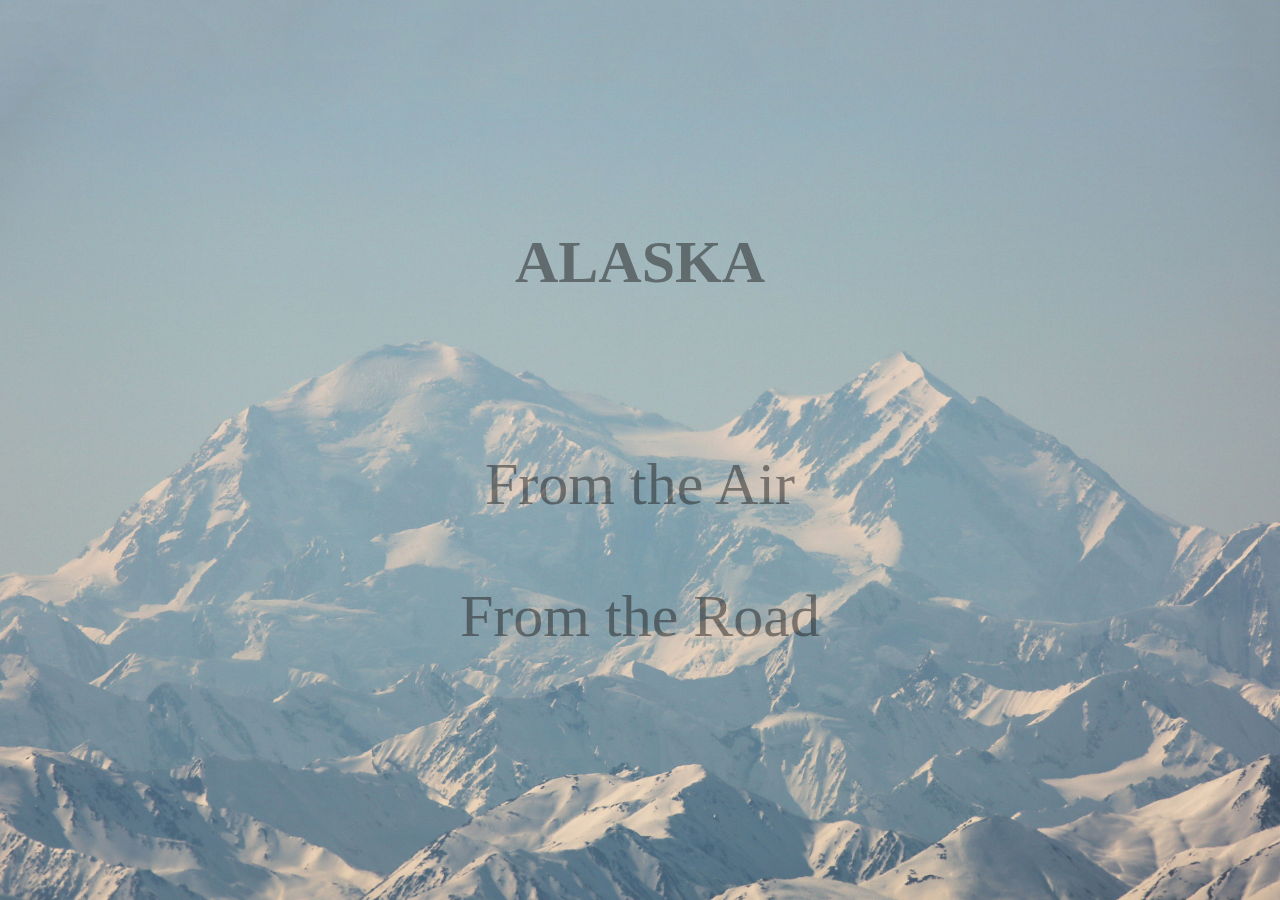
<file: index.html>
<!DOCTYPE html>
<html>
<head>
<title>Alaska</title>
<!--
<link rel="stylesheet" media="screen" href="https://fontlibrary.org/face/renner" type="text/css"/>
-->
<link rel="stylesheet" href="https://indestructibletype.com/fonts/fonts.css" type="text/css" charset="utf-8" />
<link rel="stylesheet" href="css/main.css" type="text/css"/>
<meta name="viewport" content="width=device-width, initial-scale=1">
</head>


<style>

    h1 {
        font-size: 6.667vh;
        font-weight: 700;
        }


    body {
      background-image: url("photos/background.jpg");
      opacity: 0.5;
      background-size: cover;
      background-position: center;
      height: 96vh;
    }


    a {
      color:inherit;
      text-decoration: none;
    }

    .column {
        text-align: center;
        float: center;
        padding-top:  10vh;
    }

    @media screen and (max-aspect-ratio: 5/4) {
        body {
            background-size: 120vw 102vh;
        }
    }
    @media screen and (max-aspect-ratio: 1/1) {
        body {
            background-size: 133vw 102vh;
        }
    }
    @media screen and (max-aspect-ratio: 3/4) {
        body {
            background-size: 150vw 102vh;
        }
    }
    @media screen and (max-aspect-ratio: 2/3) {
        body {
            background-size: 175vw 102vh;
        }
    }

</style>


<body>

    <div class=column>
            <h1 style="padding-top:10vh">ALASKA</h1>
            <h1 style="font-weight:400;padding-top:12.5vh"><a href="from_the_air.html">From the Air</a></h1>
            <h1 style="font-weight:400;padding-top:2.5vh"><a href="from_the_road.html">From the Road</a></h1>

    </div>
    
</body>


</html>
</file>
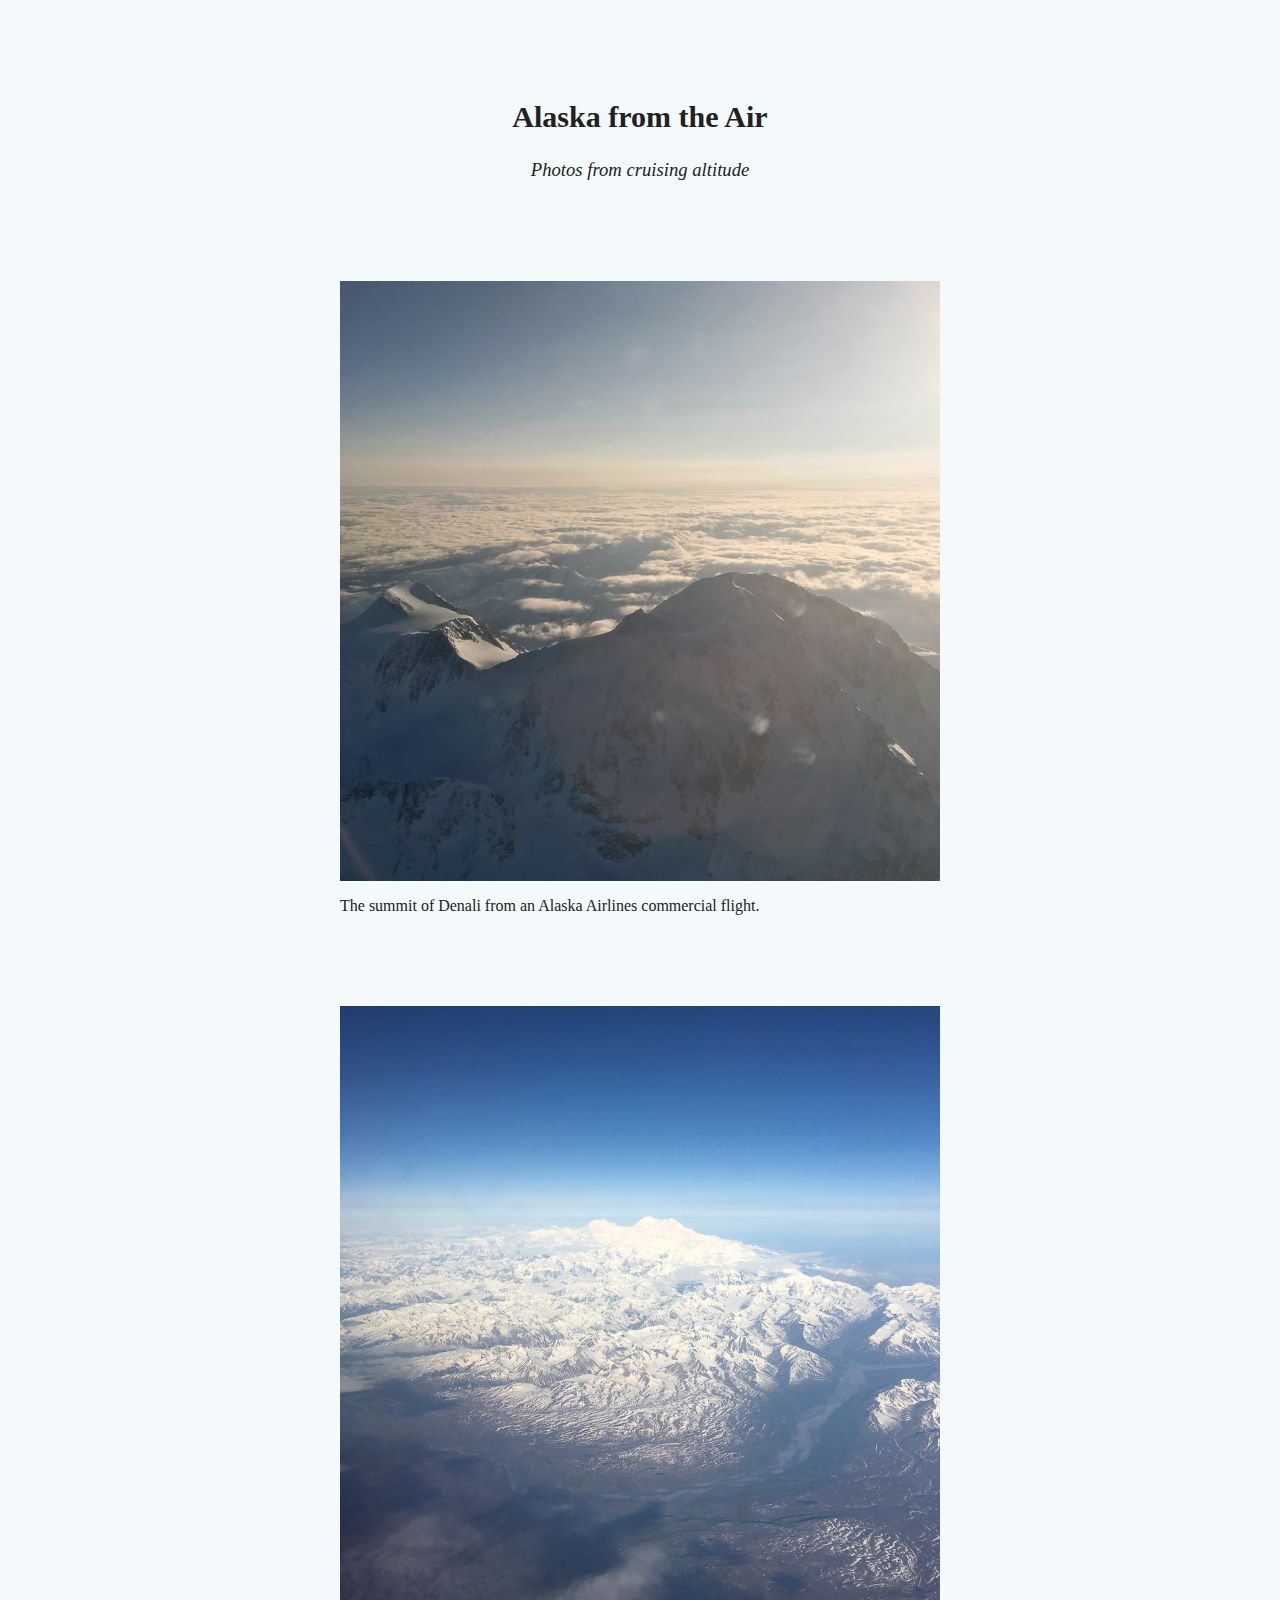
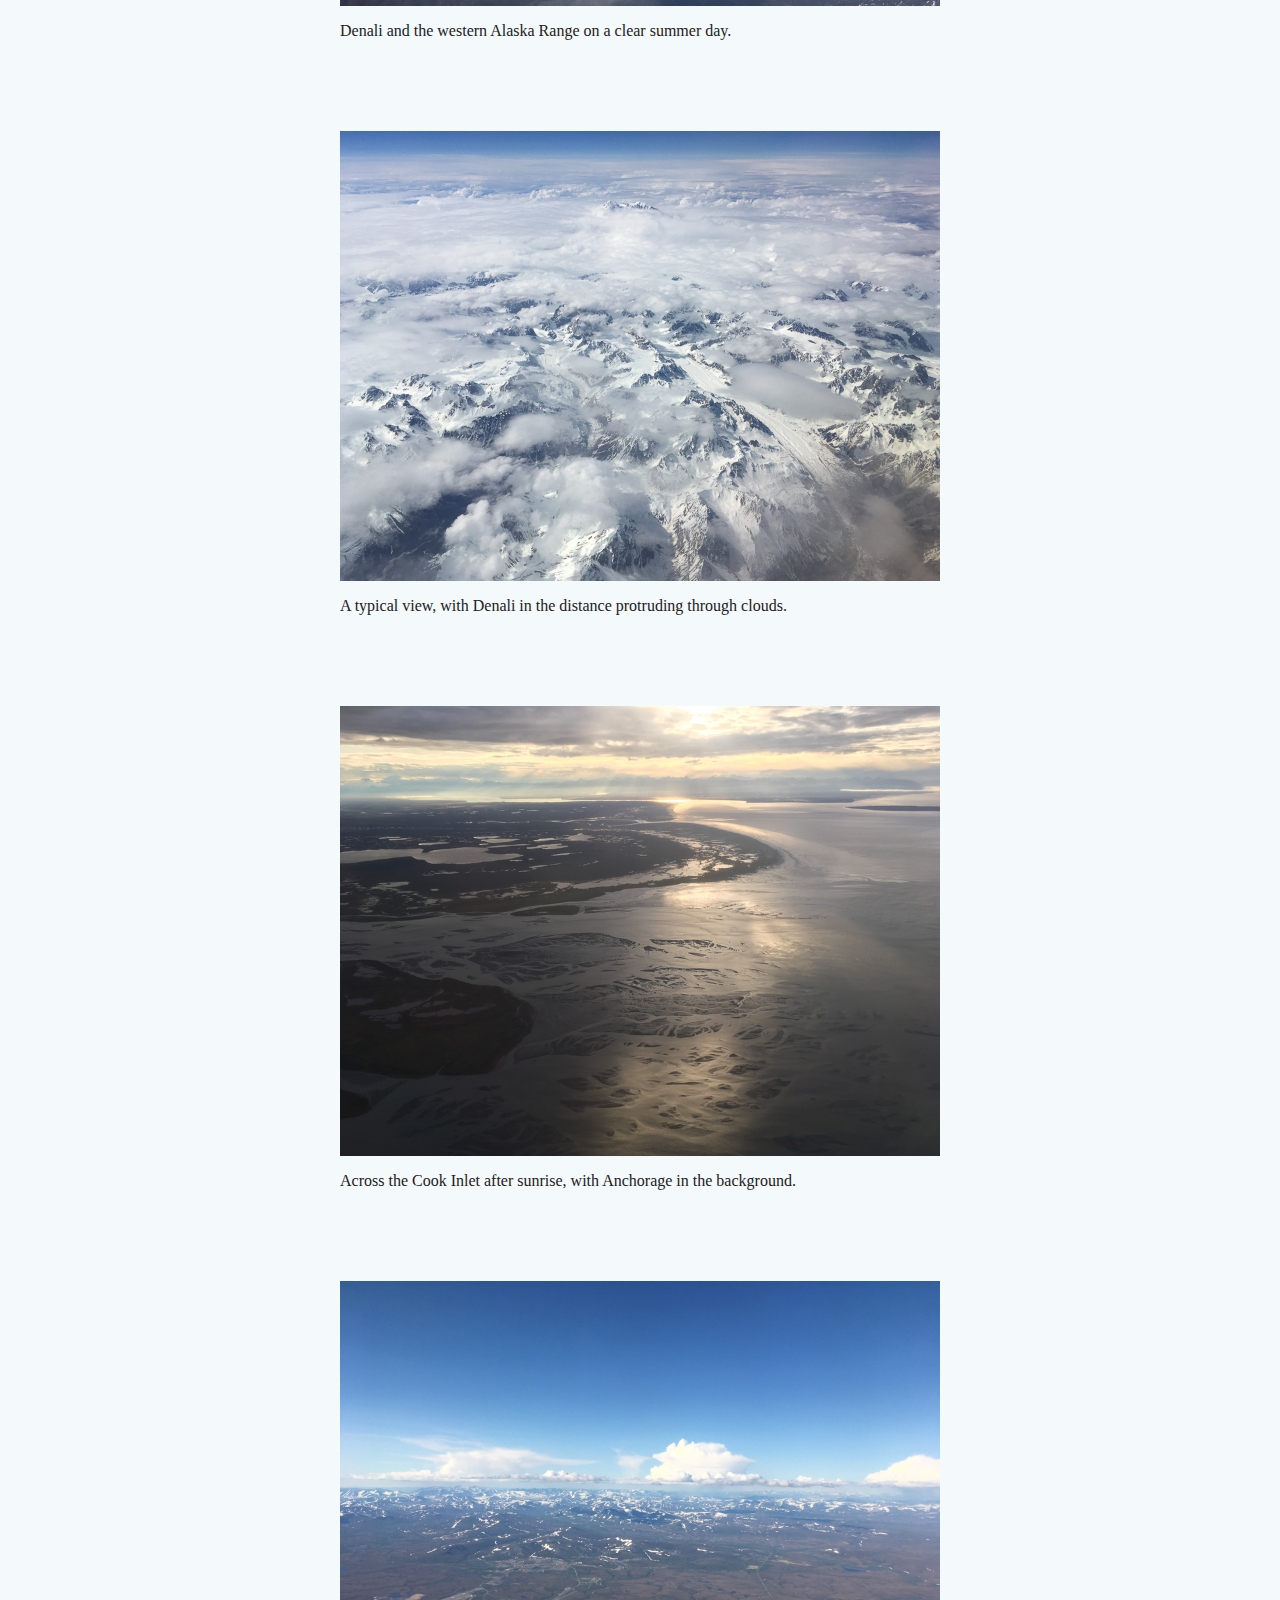
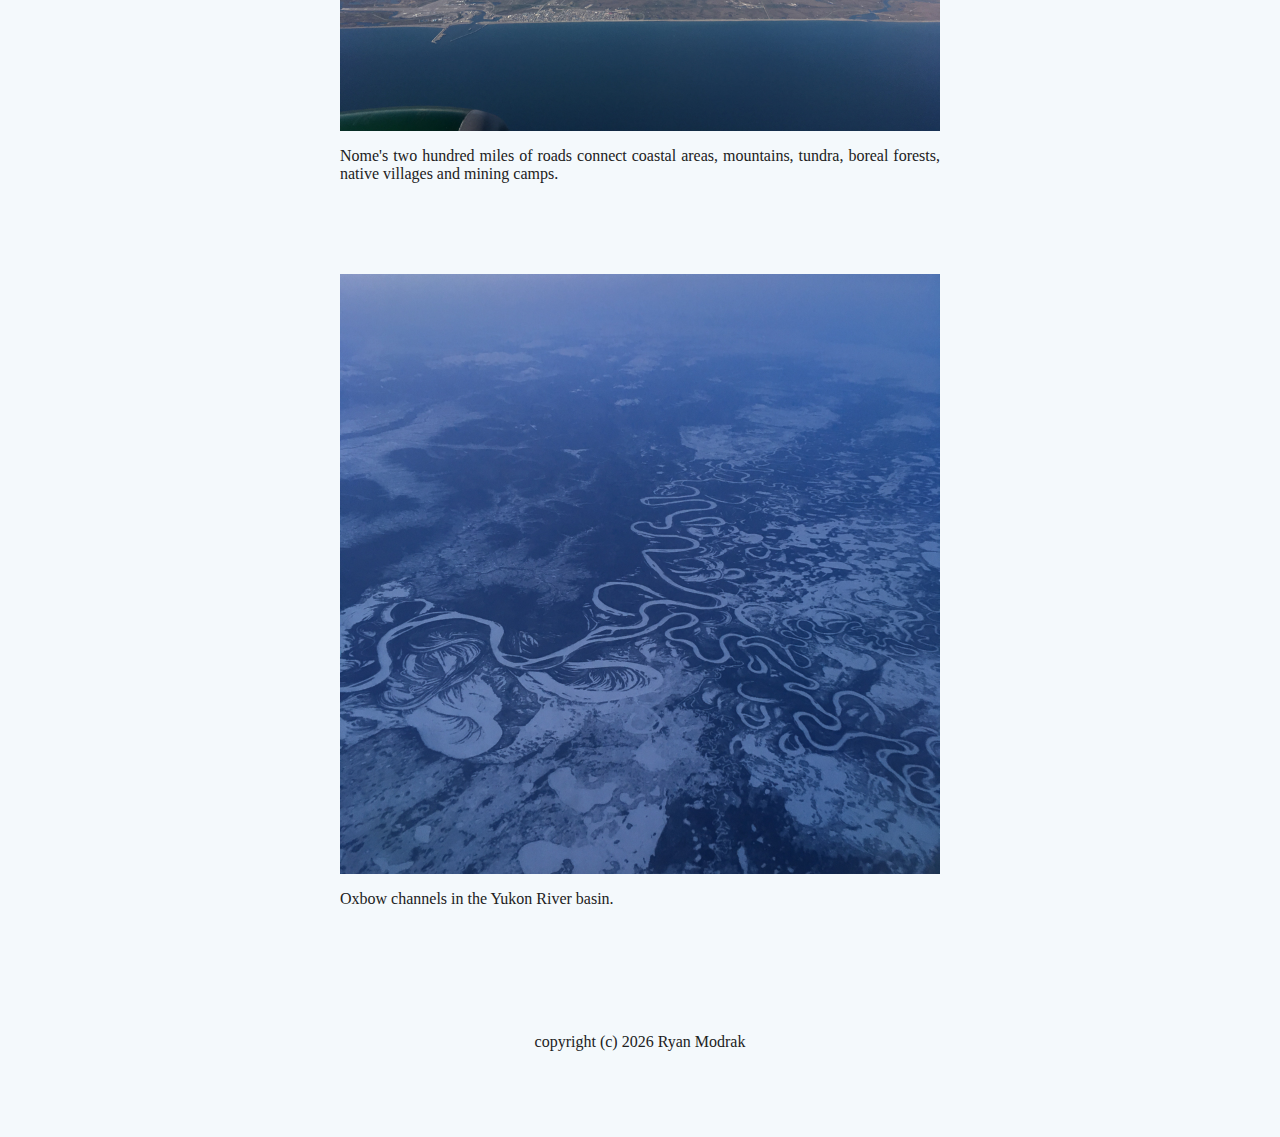
<file: from_the_air.html>
<!DOCTYPE html>
<html>
<head>
<title>Alaska from the Air</title>
<!--
<link rel="stylesheet" media="screen" href="https://fontlibrary.org/face/renner" type="text/css"/>
-->
<link rel="stylesheet" href="https://indestructibletype.com/fonts/fonts.css" type="text/css" charset="utf-8" />
<link rel="stylesheet" href="css/main.css" type="text/css"/>
<meta name="viewport" content="width=device-width, initial-scale=1">

<style>

  .img-with-text {
      display: block;
      margin-left: auto;
      margin-right: auto;
      text-align: justify;
      width: 80vw;
      max-width: 600px;
  }

  .img-with-text img {
      display: block;
      margin: 0 auto;
      width: 80vw;
      max-width: 600px;
  }

  .img-with-text p {
      padding-bottom: 75px;
  }

  a {
    color:inherit;
  }


</style>
</head>


<body>

  <div style="text-align: center">
  <h2 style="font-size:30px; margin-top:100px">Alaska from the Air</h2>
  <h3 style="margin-bottom:100px">Photos from cruising altitude</h3>


  <div class="img-with-text">
  <a href="photos/from_the_air/01.jpg">
  <img src="photos/from_the_air/thumbs/01.jpg" width="600px"> 
  </a>
  <p>The summit of Denali from an Alaska Airlines commercial flight.</p>
  </div>

  <div class="img-with-text">
  <a href="photos/from_the_air/02.jpg">
  <img src="photos/from_the_air/thumbs/02.jpg" width="600px">
  </a>
  <p>Denali and the western Alaska Range on a clear summer day.</p>
  </div>


  <div class="img-with-text">
  <a href="photos/from_the_air/03.jpg">
  <img src="photos/from_the_air/thumbs/03.jpg" width="600px">
  </a>
  <p>A typical view, with Denali in the distance protruding through clouds.</p>
  </div>

  <div class="img-with-text">
  <a href="photos/from_the_air/04.jpg">
  <img src="photos/from_the_air/thumbs/04.jpg" width="600px">
  </a>
  <p> Across the Cook Inlet after sunrise, with Anchorage in the background. </p>
  </div>


  <div class="img-with-text">
  <a href="photos/from_the_air/05.jpg">
  <img src="photos/from_the_air/thumbs/05.jpg" width="600px">
  </a>
  <p>Nome's two hundred miles of roads connect coastal areas, mountains, tundra, boreal forests, native villages and mining camps.</p>
  </div>


  <div class="img-with-text">
  <a href="photos/from_the_air/06.jpg">
  <img src="photos/from_the_air/thumbs/06.jpg" width="600px">
  </a>
  <p>Oxbow channels in the Yukon River basin.</p>
  </div>


<p style="margin:50px">copyright (c) <script>new Date().getFullYear()>00&&document.write(""+new Date().getFullYear());</script> Ryan Modrak <br><br><br></p>


 </div>

    
</body>
</html>
</file>
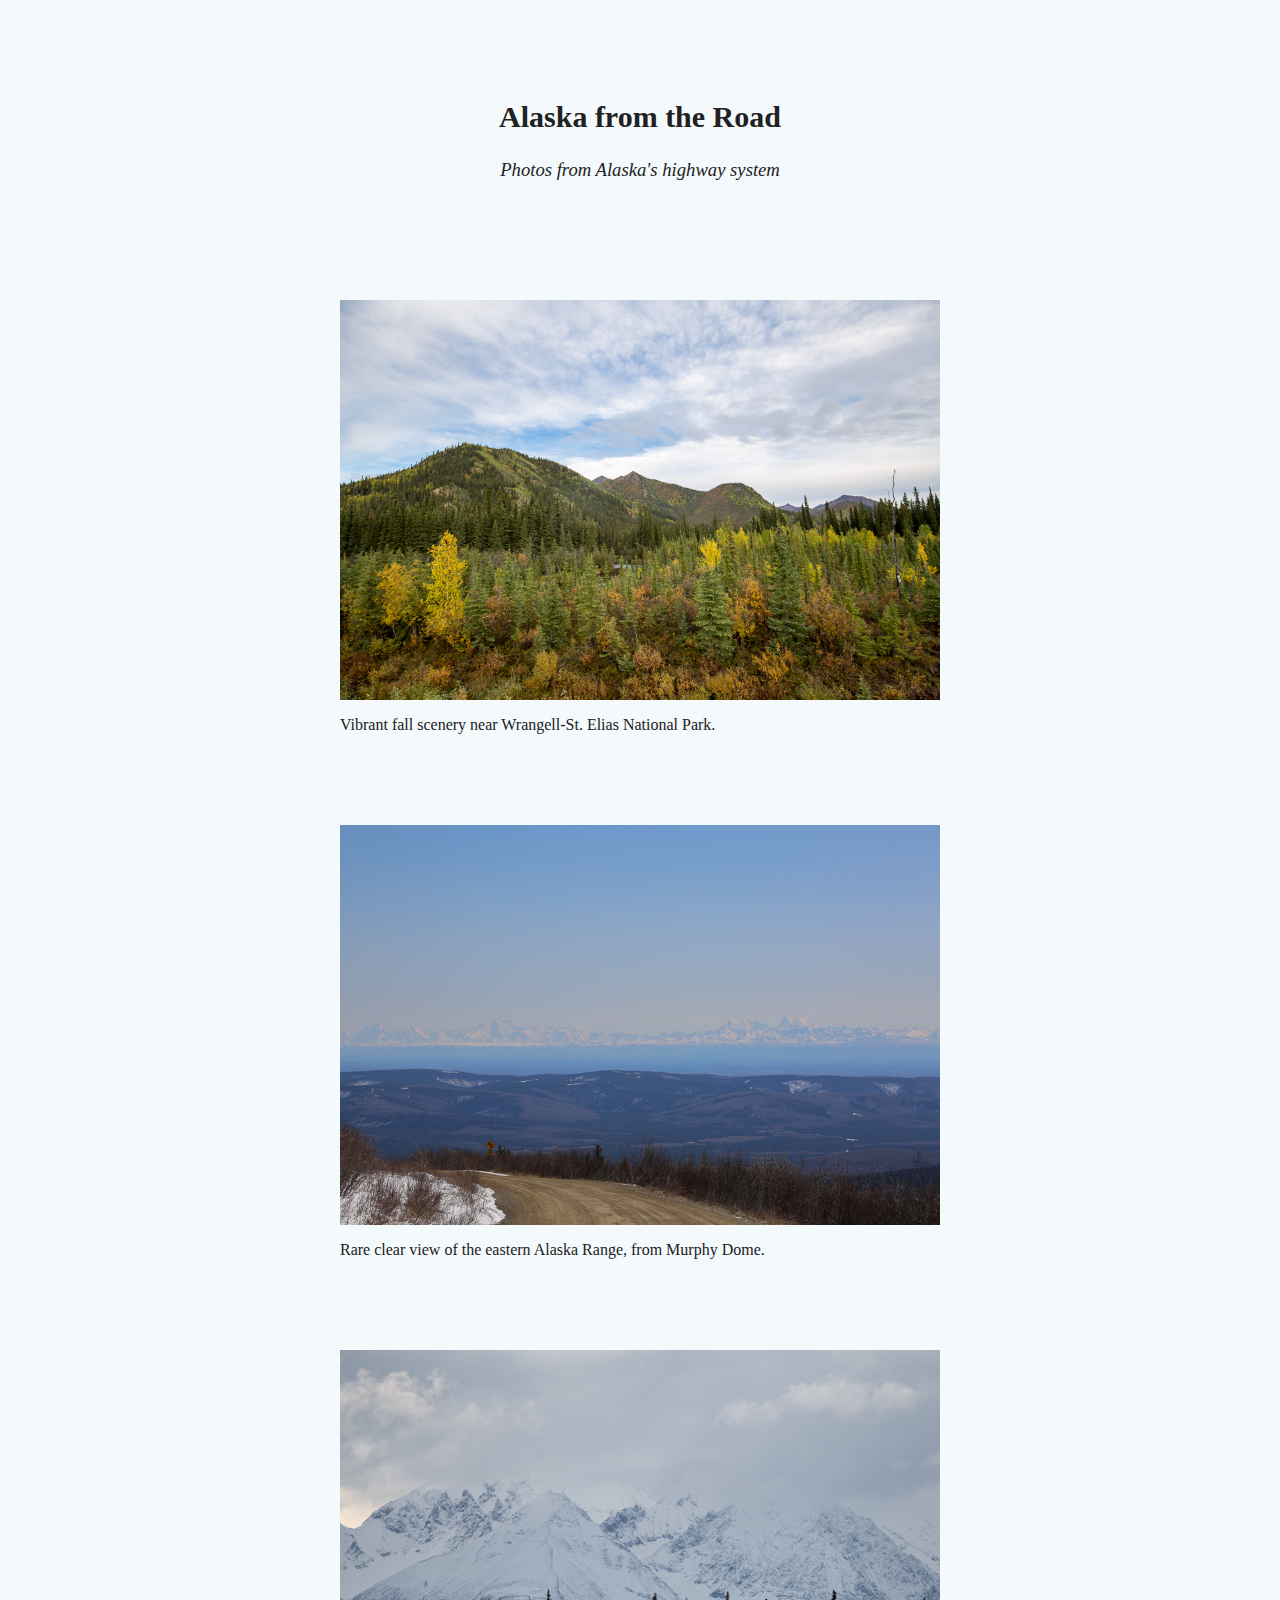
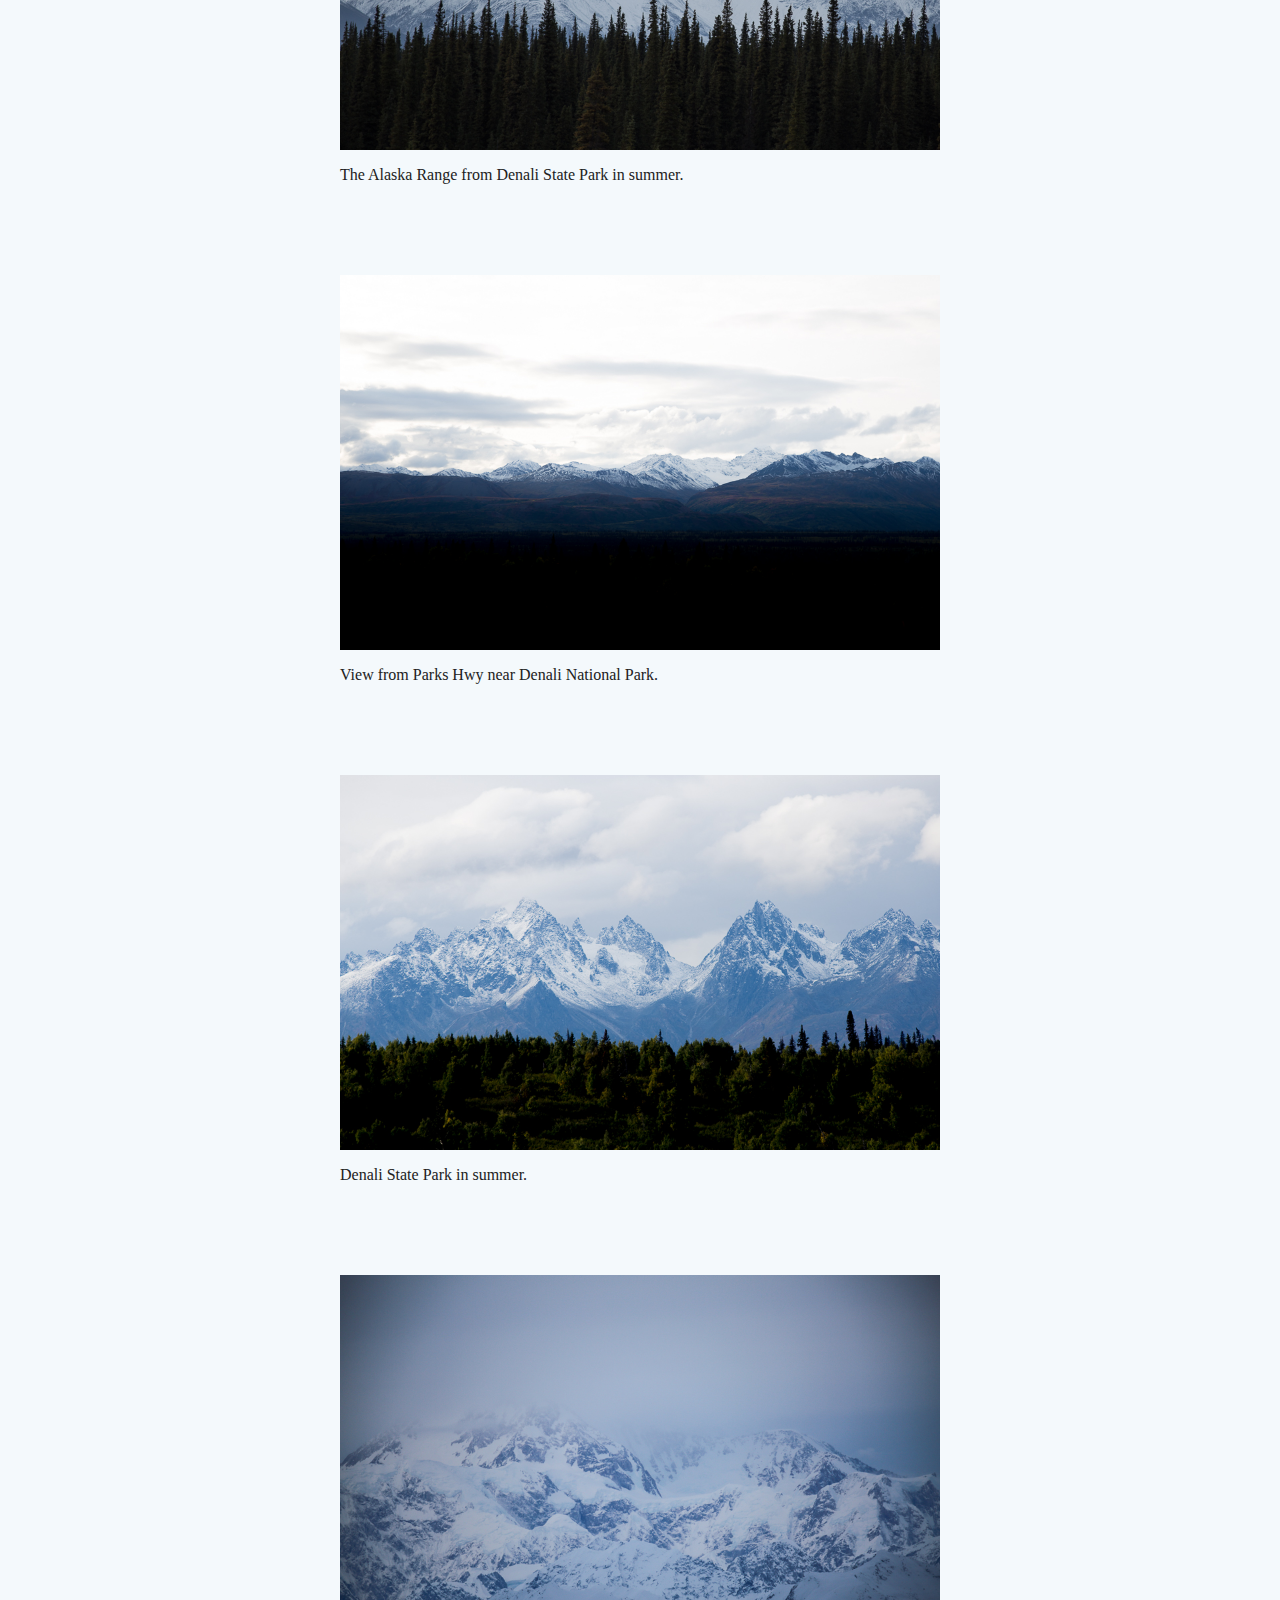
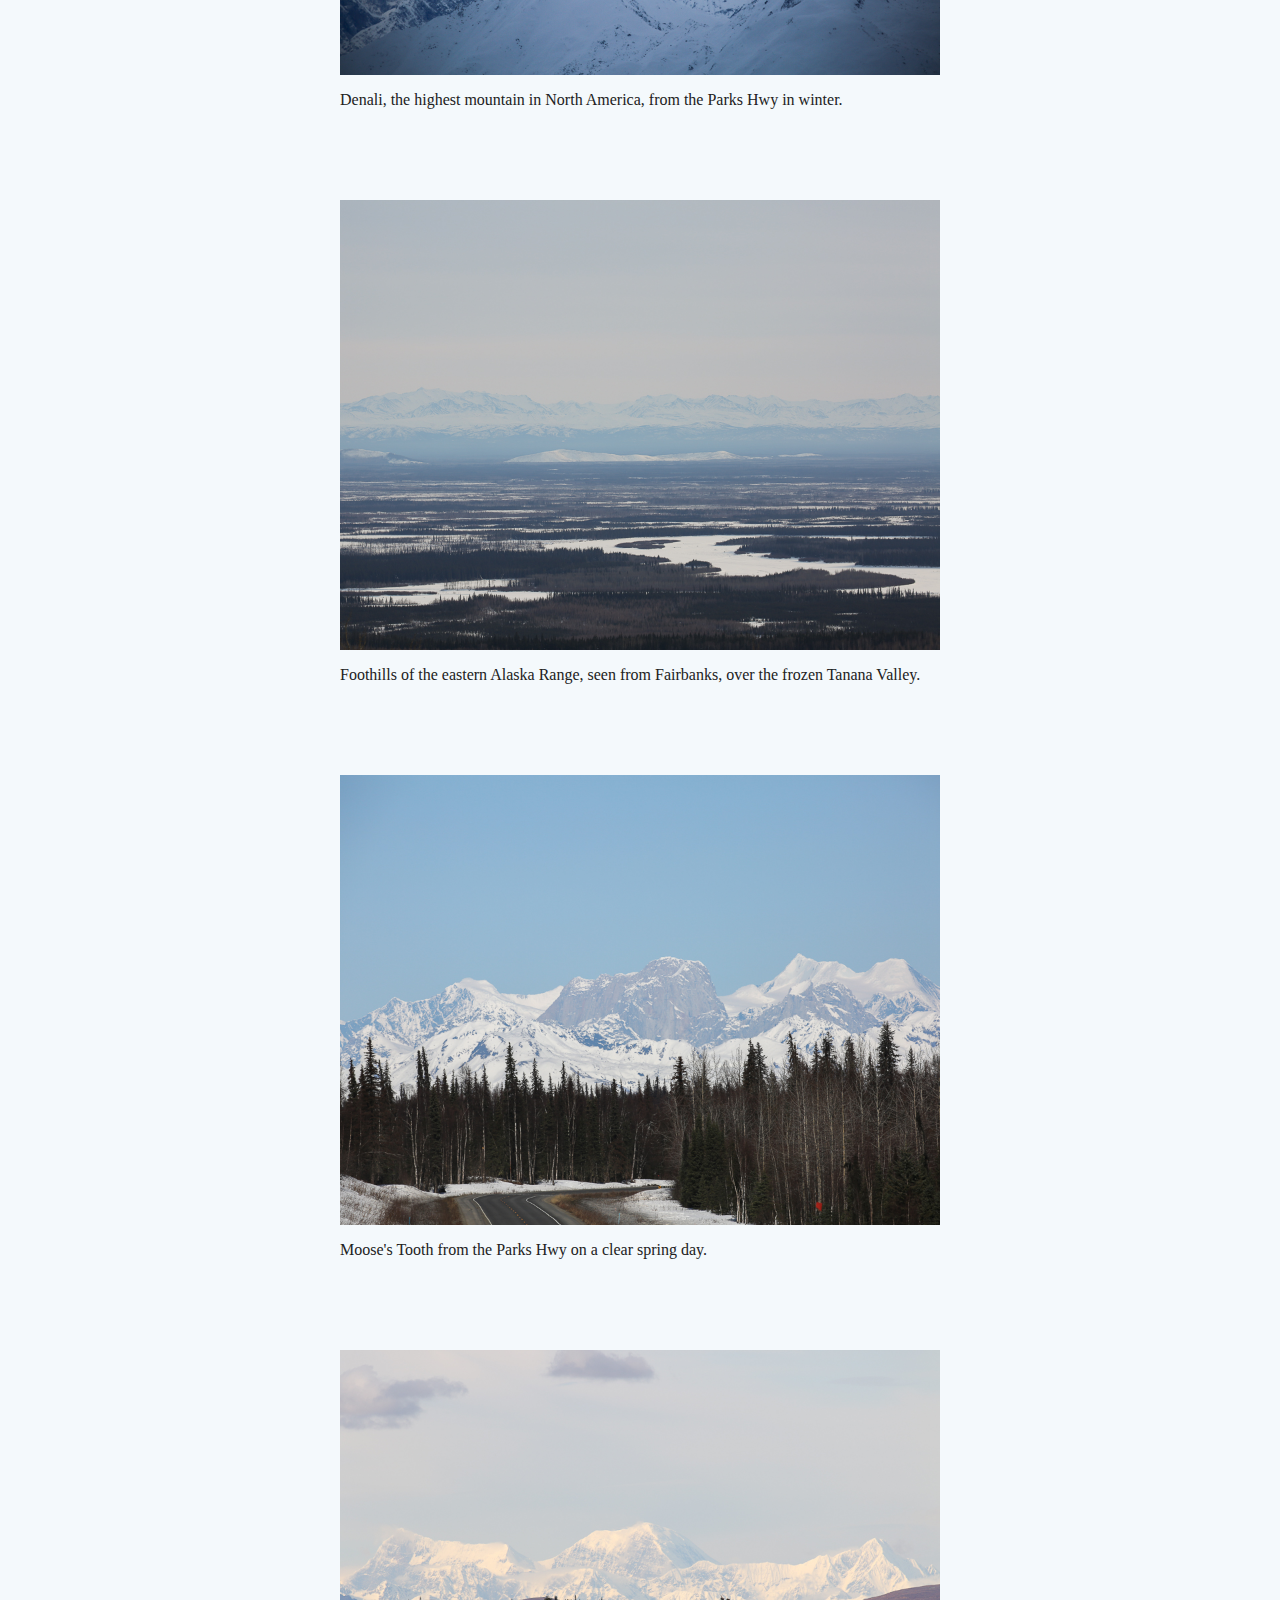
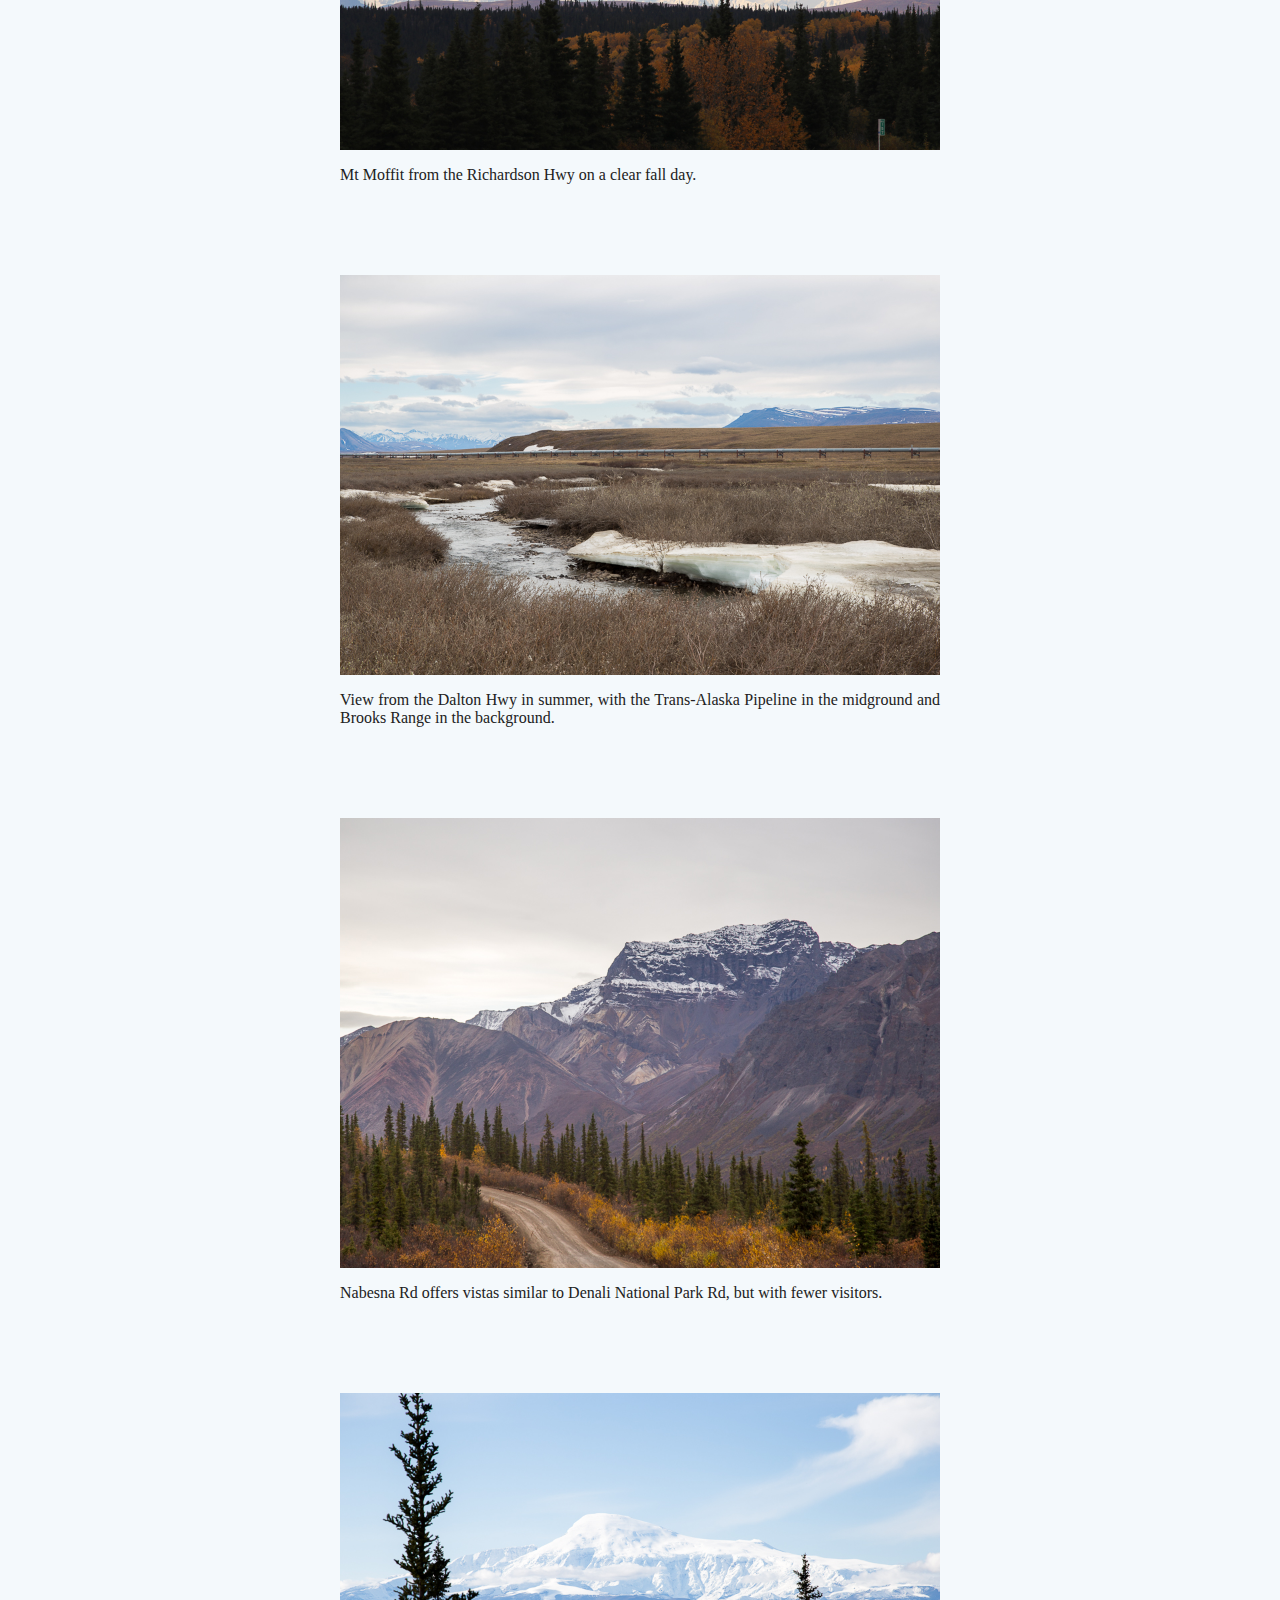
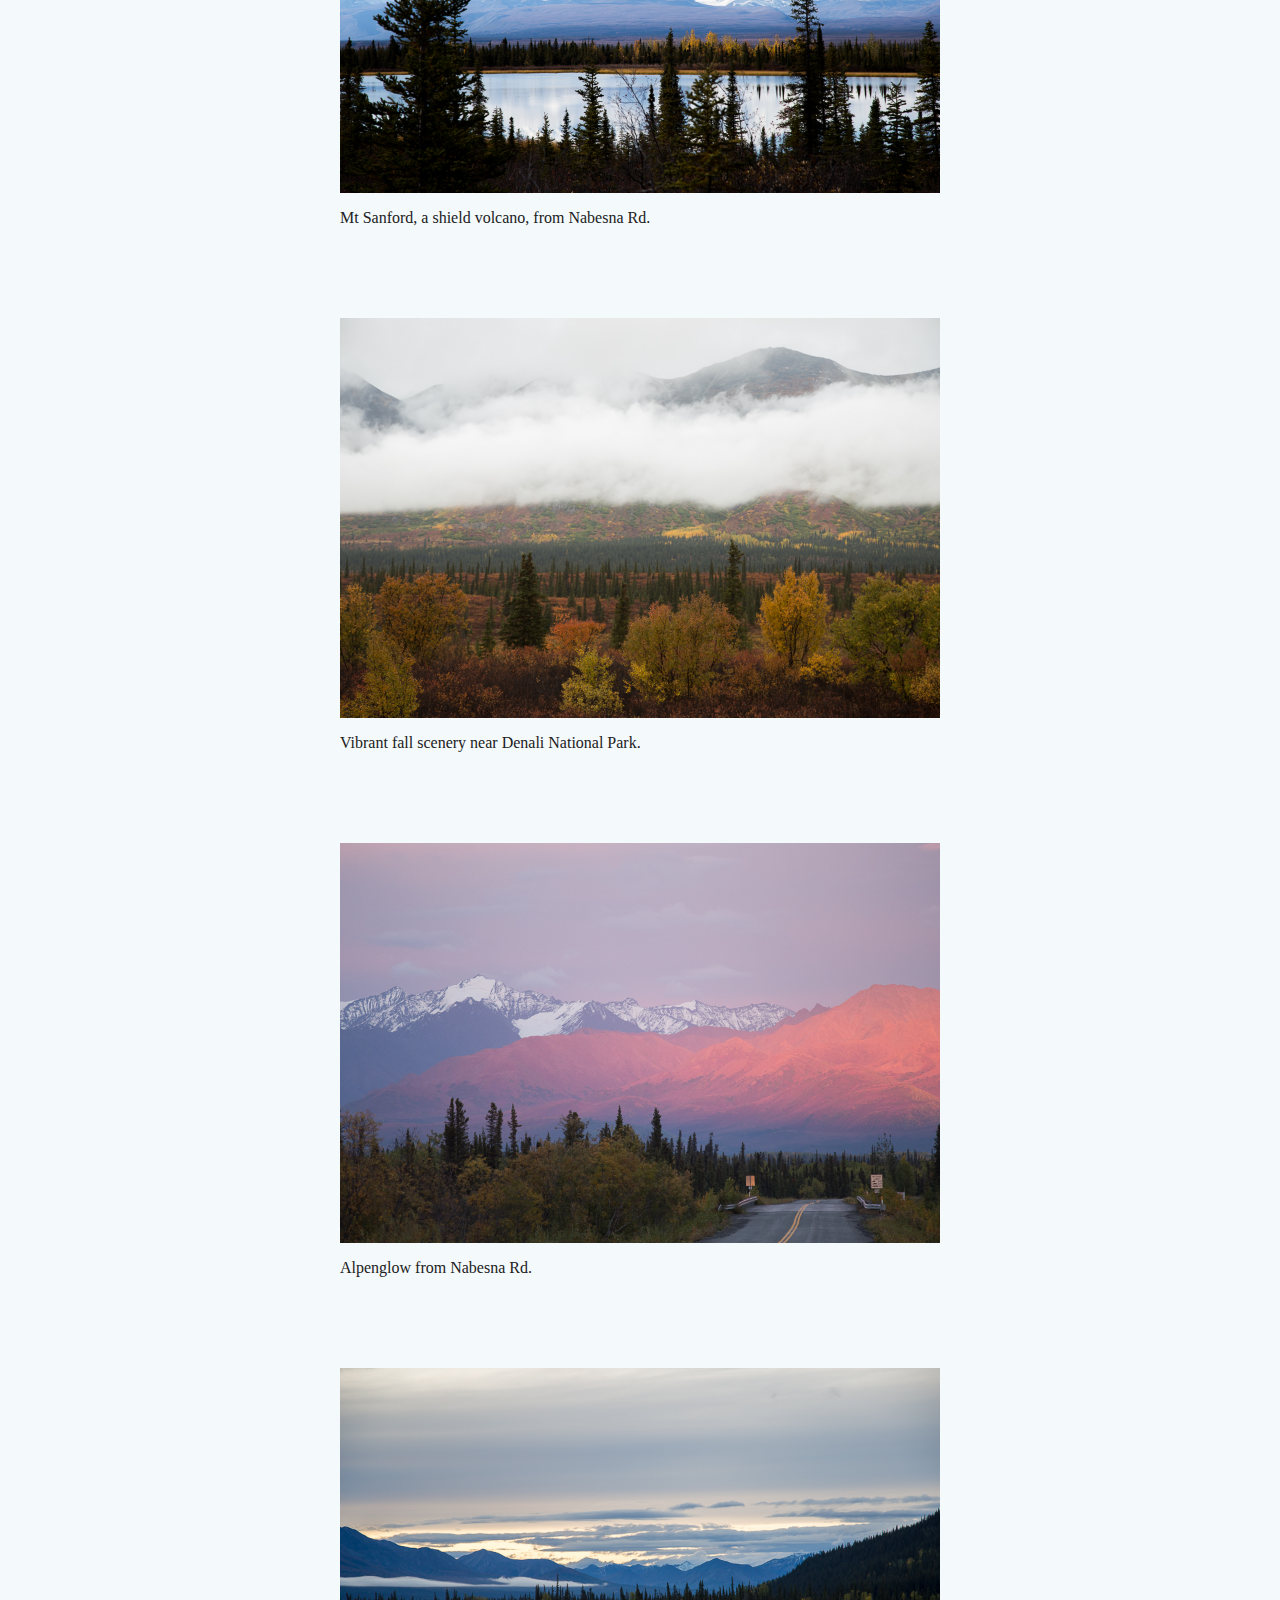
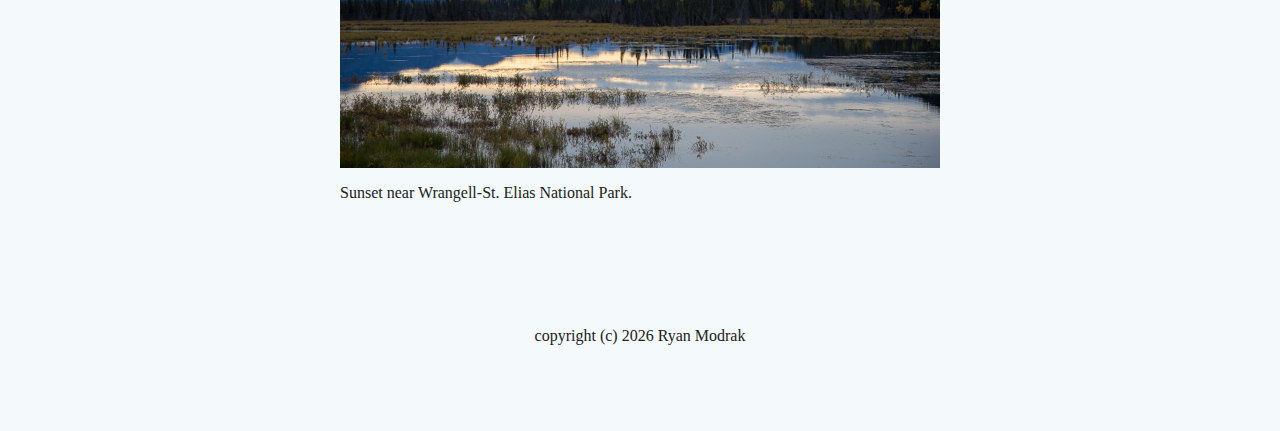
<file: from_the_road.html>
<!DOCTYPE html>
<html>
<head>
<title>Alaska from the Road</title>
<!--
<link rel="stylesheet" media="screen" href="https://fontlibrary.org/face/renner" type="text/css"/>
-->
<link rel="stylesheet" href="https://indestructibletype.com/fonts/fonts.css" type="text/css" charset="utf-8" />
<link rel="stylesheet" href="css/main.css" type="text/css"/>
<meta name="viewport" content="width=device-width, initial-scale=1">

<style>

  .img-with-text {
      display: block;
      margin-left: auto;
      margin-right: auto;
      text-align: justify;
      width: 80vw;
      max-width: 600px;
  }

  .img-with-text img {
      display: block;
      margin: 0 auto;
      width: 80vw;
      max-width: 600px;
  }

  .img-with-text p {
      font-size: 12pt;
      font-weight: 300;
      padding-bottom: 75px;
  }

  a { 
    color:inherit;
  } 

</style>
</head>


<body>


  <div style="text-align: center">
  <h2 style="font-size:30px; margin-top:100px">Alaska from the Road</h2>
  <h3 style="padding-bottom:100px">Photos from Alaska's highway system</h3>


  <div class="img-with-text">
  <a href="photos/from_the_road/01.jpg">
  <img src="photos/from_the_road/thumbs/01.jpg" width="600px">
  </a>
  <p>Vibrant fall scenery near Wrangell-St. Elias National Park.</p>
  </div>


  <div class="img-with-text">
  <a href="photos/from_the_road/02.jpg">
  <img src="photos/from_the_road/thumbs/02.jpg" width="600px"> 
  </a>
  <p>Rare clear view of the eastern Alaska Range, from Murphy Dome.</p>
  </div>


  <div class="img-with-text">
  <a href="photos/from_the_road/03.jpg">
  <img src="photos/from_the_road/thumbs/03.jpg" width="600px">
  </a>
  <p>The Alaska Range from Denali State Park in summer.</p>
  </div>


  <div class="img-with-text">
  <a href="photos/from_the_road/04.jpg">
  <img src="photos/from_the_road/thumbs/04.jpg" width="600px">
  </a>
  <p>View from Parks Hwy near Denali National Park.</p>
  </div>


  <div class="img-with-text">
  <a href="photos/from_the_road/05.jpg">
  <img src="photos/from_the_road/thumbs/05.jpg" width="600px">
  </a>
  <p>Denali State Park in summer.</p>
  </div>


  <div class="img-with-text">
  <a href="photos/from_the_road/06.jpg">
  <img src="photos/from_the_road/thumbs/06.jpg" width="600px">
  </a>
  <p>Denali, the highest mountain in North America, from the Parks Hwy in winter.</p>
  </div>


  <div class="img-with-text">
  <a href="photos/from_the_road/07.jpg">
  <img src="photos/from_the_road/thumbs/07.jpg" width="600px">
  </a>
  <p>Foothills of the eastern Alaska Range, seen from Fairbanks, over the frozen Tanana Valley.</p>
  </div>


  <div class="img-with-text">
  <a href="photos/from_the_road/08.jpg">
  <img src="photos/from_the_road/thumbs/08.jpg" width="600px">
  </a>
  <p>Moose's Tooth from the Parks Hwy on a clear spring day.</p>
  </div>


  <div class="img-with-text">
  <a href="photos/from_the_road/09.jpg">
  <img src="photos/from_the_road/thumbs/09.jpg" width="600px">
  </a>
  <p>Mt Moffit from the Richardson Hwy on a clear fall day.</p>
  </div>


  <div class="img-with-text">
  <a href="photos/from_the_road/10.jpg">
  <img src="photos/from_the_road/thumbs/10.jpg" width="600px">
  </a>
  <p>View from the Dalton Hwy in summer, with the Trans-Alaska Pipeline in the midground and Brooks Range in the background.</p>
  </div>


  <div class="img-with-text">
  <a href="photos/from_the_road/11.jpg">
  <img src="photos/from_the_road/thumbs/11.jpg" width="600px">
  </a>
  <p>Nabesna Rd offers vistas similar to Denali National Park Rd, but with fewer visitors.</p>
  </div>


  <div class="img-with-text">
  <a href="photos/from_the_road/12.jpg">
  <img src="photos/from_the_road/thumbs/12.jpg" width="600px">
  </a>
  <p>Mt Sanford, a shield volcano, from Nabesna Rd.</p>
  </div>

  <div class="img-with-text">
  <a href="photos/from_the_road/13.jpg">
  <img src="photos/from_the_road/thumbs/13.jpg" width="600px">
  </a>
  <p>Vibrant fall scenery near Denali National Park.</p>
  </div>


  <div class="img-with-text">
  <a href="photos/from_the_road/15.jpg">
  <img src="photos/from_the_road/thumbs/14.jpg" width="600px">
  </a>
  <p>Alpenglow from Nabesna Rd.</p>
  </div>


  <div class="img-with-text">
  <a href="photos/from_the_road/15.jpg">
  <img src="photos/from_the_road/thumbs/15.jpg" width="600px">
  </a>
  <p>Sunset near Wrangell-St. Elias National Park.</p>
  </div>


 <p style="margin:50px">copyright (c) <script>new Date().getFullYear()>0000&&document.write(""+new Date().getFullYear());</script> Ryan Modrak <br><br><br></p>


</div>
    
</body>
</html>
</file>
<file: css/main.css>
body {
    font-family: 'Jost', 'Futura', 'Verdana', 'sans-serif';
    color: #212121;
    background-color:#f4f9fc;
    }

h2 {
    font-size: 18pt;
    font-weight: 900;
    }


h3 {
    font-size:14pt; 
    font-style:italic;
    font-weight: 400;
    }

h4 {
    font-size: 13pt;
    font-weight: 500;
    }


p {
    font-size: 12pt;
    font-weight: 300;
    }

a {
    color:inherit;
    }
</file>
